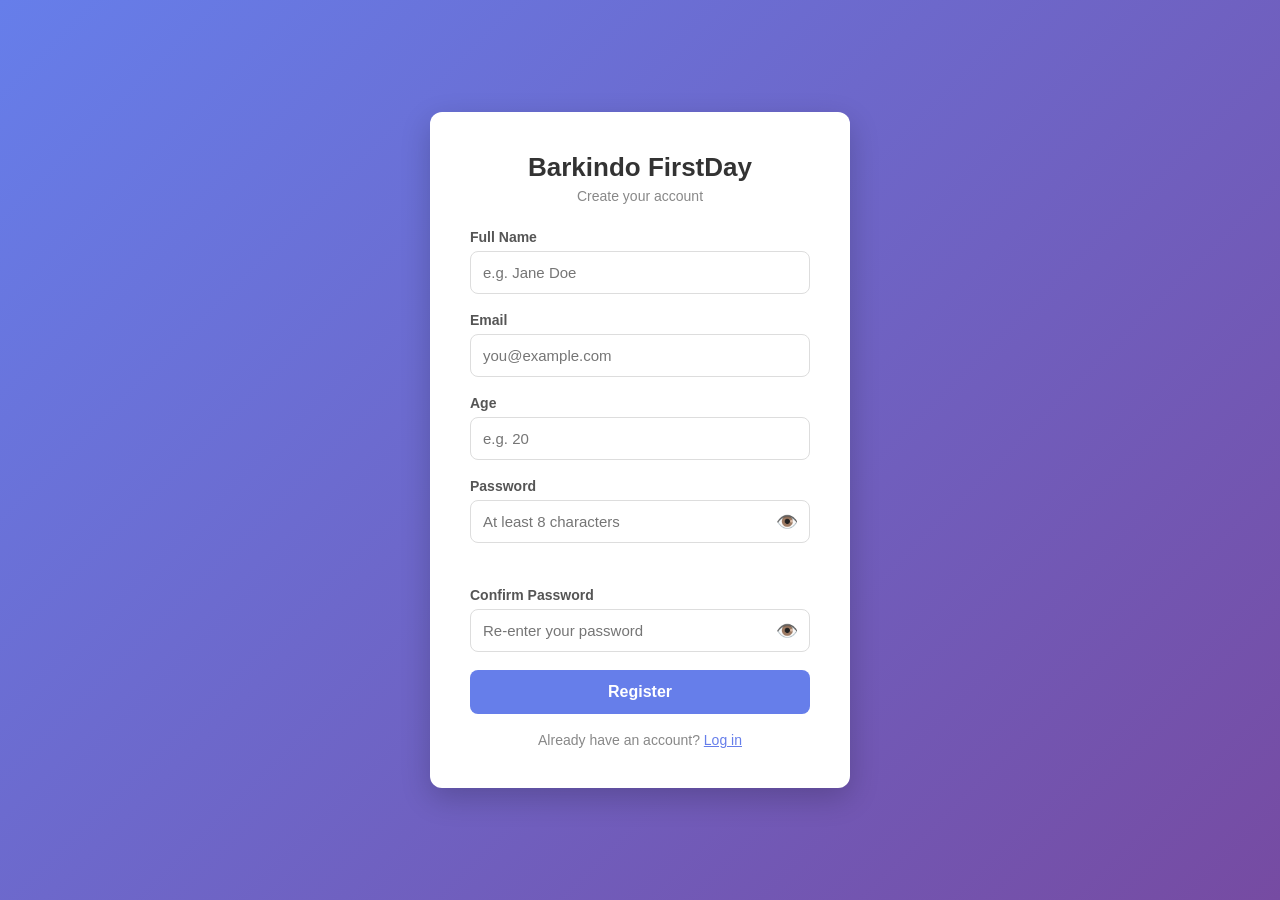
<file: templates/index.html>
<!DOCTYPE html>
<html lang="en">
<head>
    <meta charset="UTF-8">
    <meta name="viewport" content="width=device-width, initial-scale=1.0">
    <title>Barkindo FirstDay</title>
    <link rel="stylesheet" href="/static/style.css">
    <script src="/static/script.js" defer></script>
</head>
<body>
    <div class="registration-container">
        <h1>Barkindo FirstDay</h1>
        <p class="subtitle">Create your account</p>

        <div id="registerErrors" class="error-box"></div>

        <form id="registrationForm" autocomplete="off" novalidate>
            <div class="form-group">
                <label for="fullName">Full Name</label>
                <input type="text" id="fullName" name="fullName" placeholder="e.g. Jane Doe">
            </div>

            <div class="form-group">
                <label for="email">Email</label>
                <input type="email" id="email" name="email" placeholder="you@example.com">
            </div>

            <div class="form-group">
                <label for="age">Age</label>
                <input type="number" id="age" name="age" min="1" max="120" placeholder="e.g. 20">
            </div>

            <div class="form-group">
                <label for="password">Password</label>
                <div class="password-wrapper">
                    <input type="password" id="password" name="password" placeholder="At least 8 characters">
                    <button type="button" class="eye-btn" data-toggle="password" aria-label="Show password">👁️</button>
                </div>
                <div id="passwordStrength" class="strength-meter"></div>
            </div>

            <div class="form-group">
                <label for="confirmPassword">Confirm Password</label>
                <div class="password-wrapper">
                    <input type="password" id="confirmPassword" name="confirmPassword" placeholder="Re-enter your password">
                    <button type="button" class="eye-btn" data-toggle="confirmPassword" aria-label="Show password">👁️</button>
                </div>
            </div>

            <button type="submit" class="register-btn">Register</button>
        </form>

        <p class="switch-text">Already have an account? <a href="/login">Log in</a></p>
    </div>
</body>
</html>
</file>
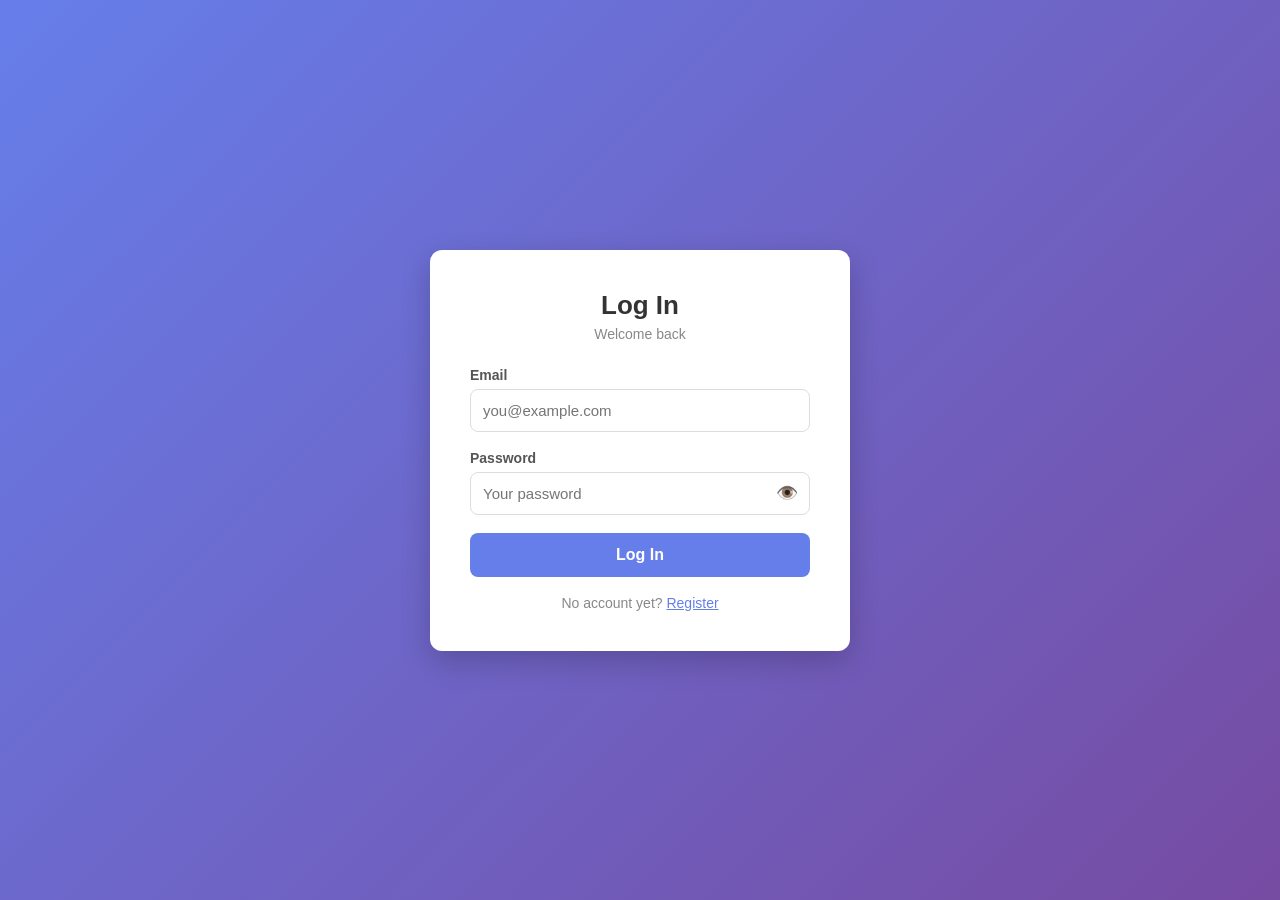
<file: templates/login.html>
<!DOCTYPE html>
<html lang="en">
<head>
    <meta charset="UTF-8">
    <meta name="viewport" content="width=device-width, initial-scale=1.0">
    <title>Log In - Barkindo FirstDay</title>
    <link rel="stylesheet" href="/static/style.css">
    <script src="/static/script.js" defer></script>
</head>
<body>
    <div class="registration-container">
        <h1>Log In</h1>
        <p class="subtitle">Welcome back</p>

        <div id="loginErrors" class="error-box"></div>

        <form id="loginForm" autocomplete="off" novalidate>
            <div class="form-group">
                <label for="email">Email</label>
                <input type="email" id="email" name="email" placeholder="you@example.com">
            </div>

            <div class="form-group">
                <label for="password">Password</label>
                <div class="password-wrapper">
                    <input type="password" id="password" name="password" placeholder="Your password">
                    <button type="button" class="eye-btn" data-toggle="password" aria-label="Show password">👁️</button>
                </div>
            </div>

            <button type="submit" class="register-btn">Log In</button>
        </form>

        <p class="switch-text">No account yet? <a href="/">Register</a></p>
    </div>
</body>
</html>
</file>
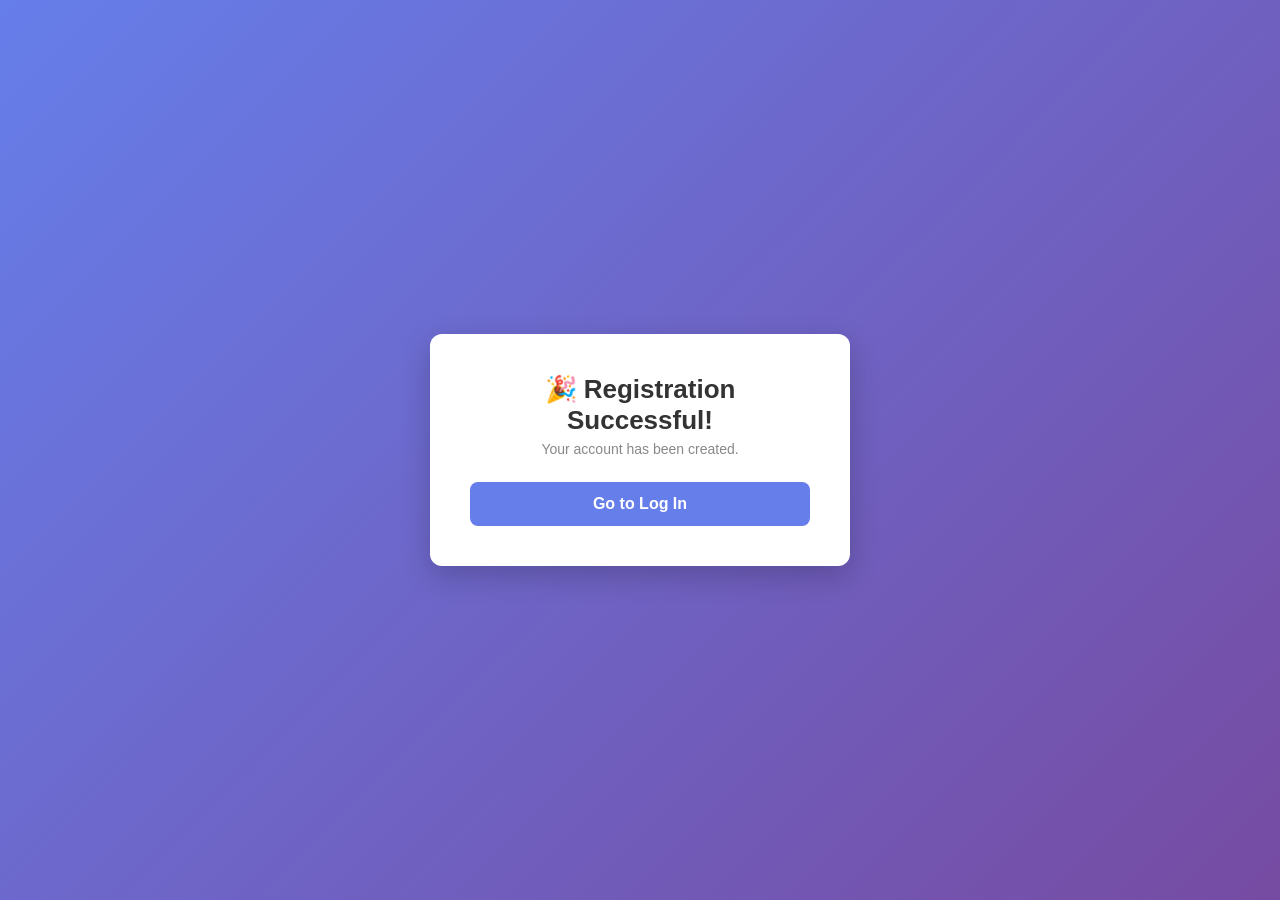
<file: templates/success.html>
<!DOCTYPE html>
<html lang="en">
<head>
    <meta charset="UTF-8">
    <meta name="viewport" content="width=device-width, initial-scale=1.0">
    <title>Registration Successful</title>
    <link rel="stylesheet" href="/static/style.css">
</head>
<body>
    <div class="registration-container success-card">
        <h1>🎉 Registration Successful!</h1>
        <p class="subtitle">Your account has been created.</p>
        <a href="/login" class="register-btn link-btn">Go to Log In</a>
    </div>
</body>
</html>
</file>
<file: static/style.css>
* {
    margin: 0;
    padding: 0;
    box-sizing: border-box;
}

body {
    font-family: Arial, Helvetica, sans-serif;
    background: linear-gradient(135deg, #667eea 0%, #764ba2 100%);
    min-height: 100vh;
    display: flex;
    align-items: center;
    justify-content: center;
    padding: 20px;
}

a {
    color: #667eea;
}

/* ----- shared card ----- */

.registration-container,
.dashboard-container {
    background: #ffffff;
    padding: 40px;
    border-radius: 12px;
    box-shadow: 0 10px 30px rgba(0, 0, 0, 0.2);
    width: 100%;
    max-width: 420px;
}

h1 {
    color: #333333;
    font-size: 26px;
    text-align: center;
    margin-bottom: 5px;
}

.subtitle {
    color: #888888;
    text-align: center;
    font-size: 14px;
    margin-bottom: 25px;
}

.switch-text {
    text-align: center;
    color: #888888;
    font-size: 14px;
    margin-top: 18px;
}

/* ----- form fields ----- */

.form-group {
    margin-bottom: 18px;
}

.form-group label {
    display: block;
    margin-bottom: 6px;
    color: #555555;
    font-size: 14px;
    font-weight: 600;
}

.form-group input {
    width: 100%;
    padding: 12px;
    border: 1px solid #dddddd;
    border-radius: 8px;
    font-size: 15px;
    transition: border-color 0.3s, box-shadow 0.3s;
}

.form-group input:focus {
    outline: none;
    border-color: #667eea;
    box-shadow: 0 0 0 3px rgba(102, 126, 234, 0.2);
}

/* Password field with the eye button inside it. */
.password-wrapper {
    position: relative;
}

.password-wrapper input {
    padding-right: 45px;
}

.eye-btn {
    position: absolute;
    top: 50%;
    right: 8px;
    transform: translateY(-50%);
    background: none;
    border: none;
    cursor: pointer;
    font-size: 18px;
    padding: 4px;
}

/* ----- password strength ----- */

.strength-meter {
    margin-top: 8px;
    font-size: 13px;
    font-weight: 600;
    min-height: 18px;
}

.strength-meter.weak {
    color: #e53e3e;
}

.strength-meter.medium {
    color: #dd6b20;
}

.strength-meter.strong {
    color: #38a169;
}

/* ----- error box ----- */

.error-box {
    margin-bottom: 18px;
    padding: 10px 14px;
    background: #fff5f5;
    border: 1px solid #fc8181;
    border-radius: 8px;
    display: none;
}

.error-box:not(:empty) {
    display: block;
}

.error-item:not(:last-child) {
    margin-bottom: 4px;
}

.error-item {
    color: #c53030;
    font-size: 14px;
}

/* ----- buttons ----- */

.register-btn {
    display: block;
    width: 100%;
    padding: 13px;
    background: #667eea;
    color: #ffffff;
    border: none;
    border-radius: 8px;
    font-size: 16px;
    font-weight: 600;
    cursor: pointer;
    transition: background 0.3s;
    margin-top: 5px;
    text-align: center;
    text-decoration: none;
}

.register-btn:hover {
    background: #5a67d8;
}

/* ----- success + dashboard ----- */

.success-card {
    text-align: center;
}

.link-btn {
    margin-top: 18px;
}

.profile-card {
    background: #f7f7fb;
    border: 1px solid #e2e2ea;
    border-radius: 8px;
    padding: 18px;
    margin-bottom: 20px;
}

.profile-card p {
    color: #444444;
    font-size: 15px;
    margin-bottom: 6px;
}

.logout-btn {
    background: #e53e3e;
    margin-top: 0;
}

.logout-btn:hover {
    background: #c53030;
}

/* ----- responsive ----- */

@media (max-width: 480px) {
    .registration-container,
    .dashboard-container {
        padding: 25px;
    }

    h1 {
        font-size: 22px;
    }
}
</file>
